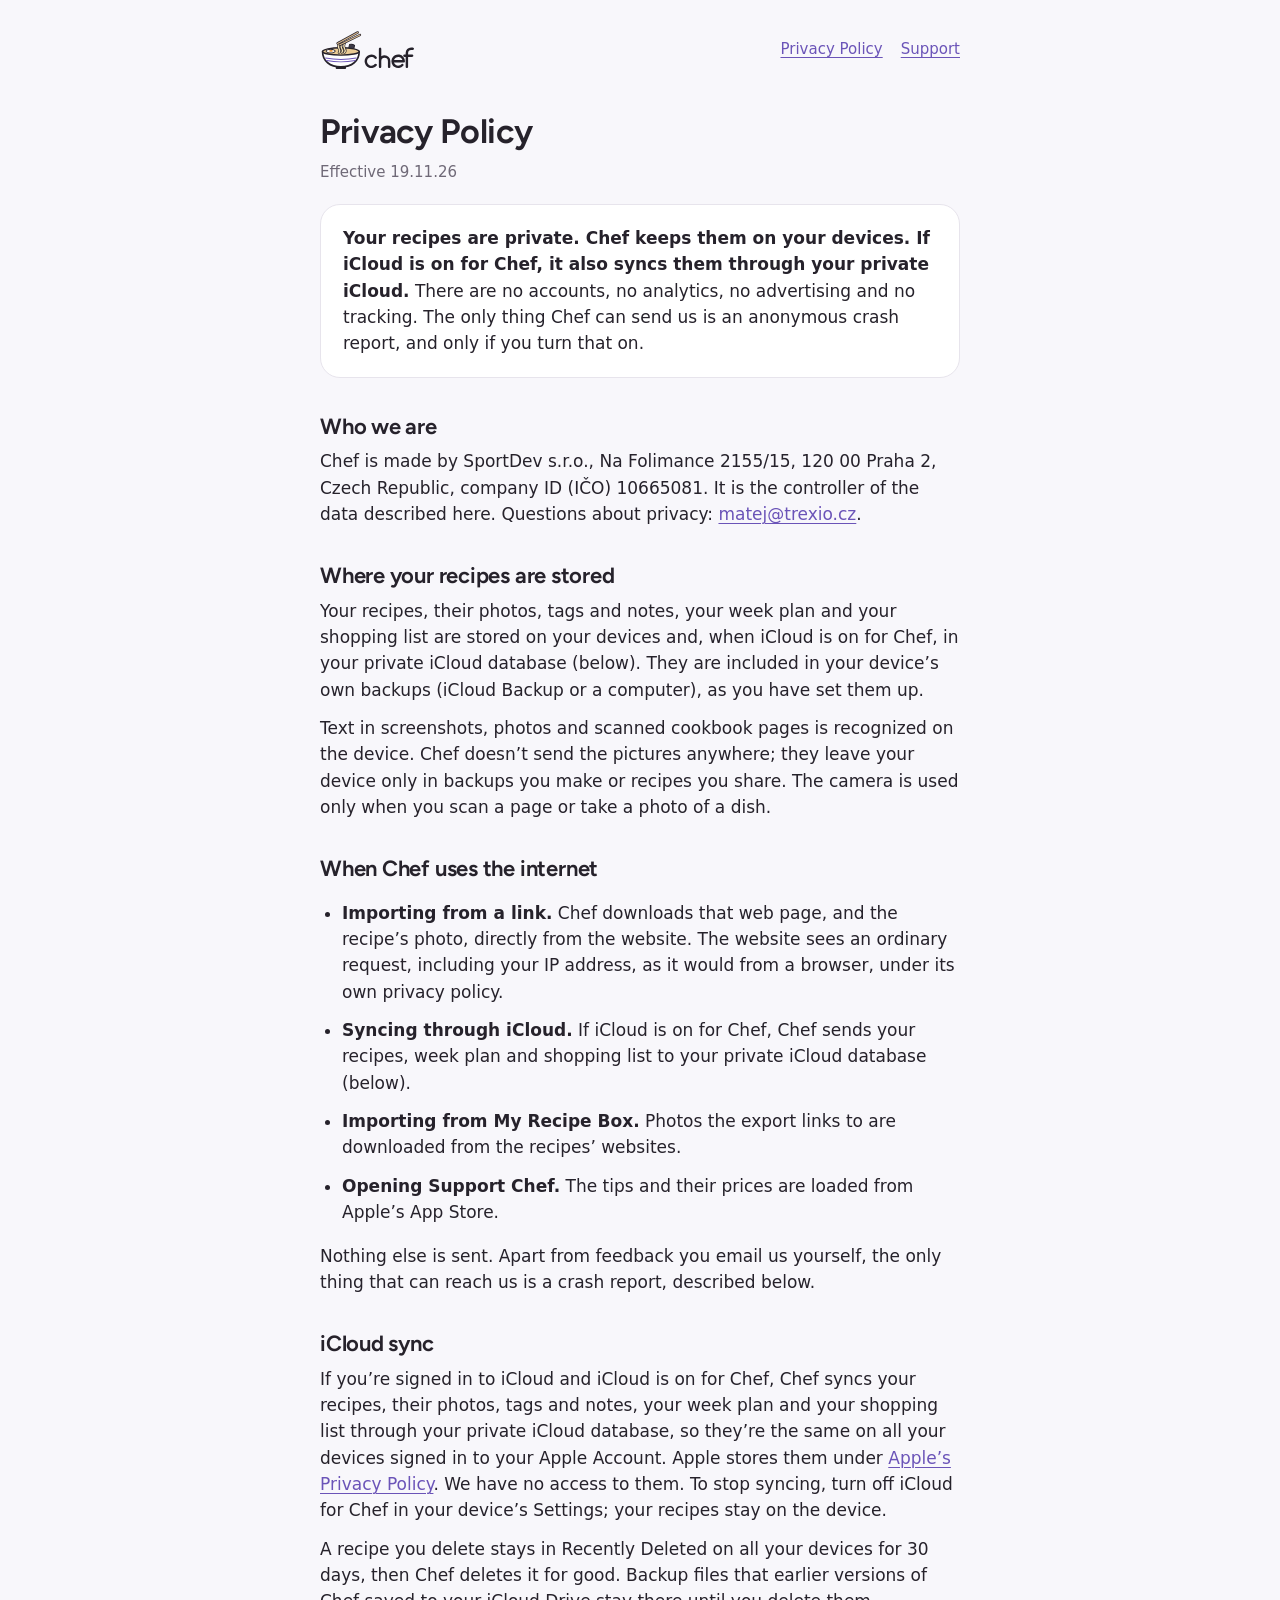
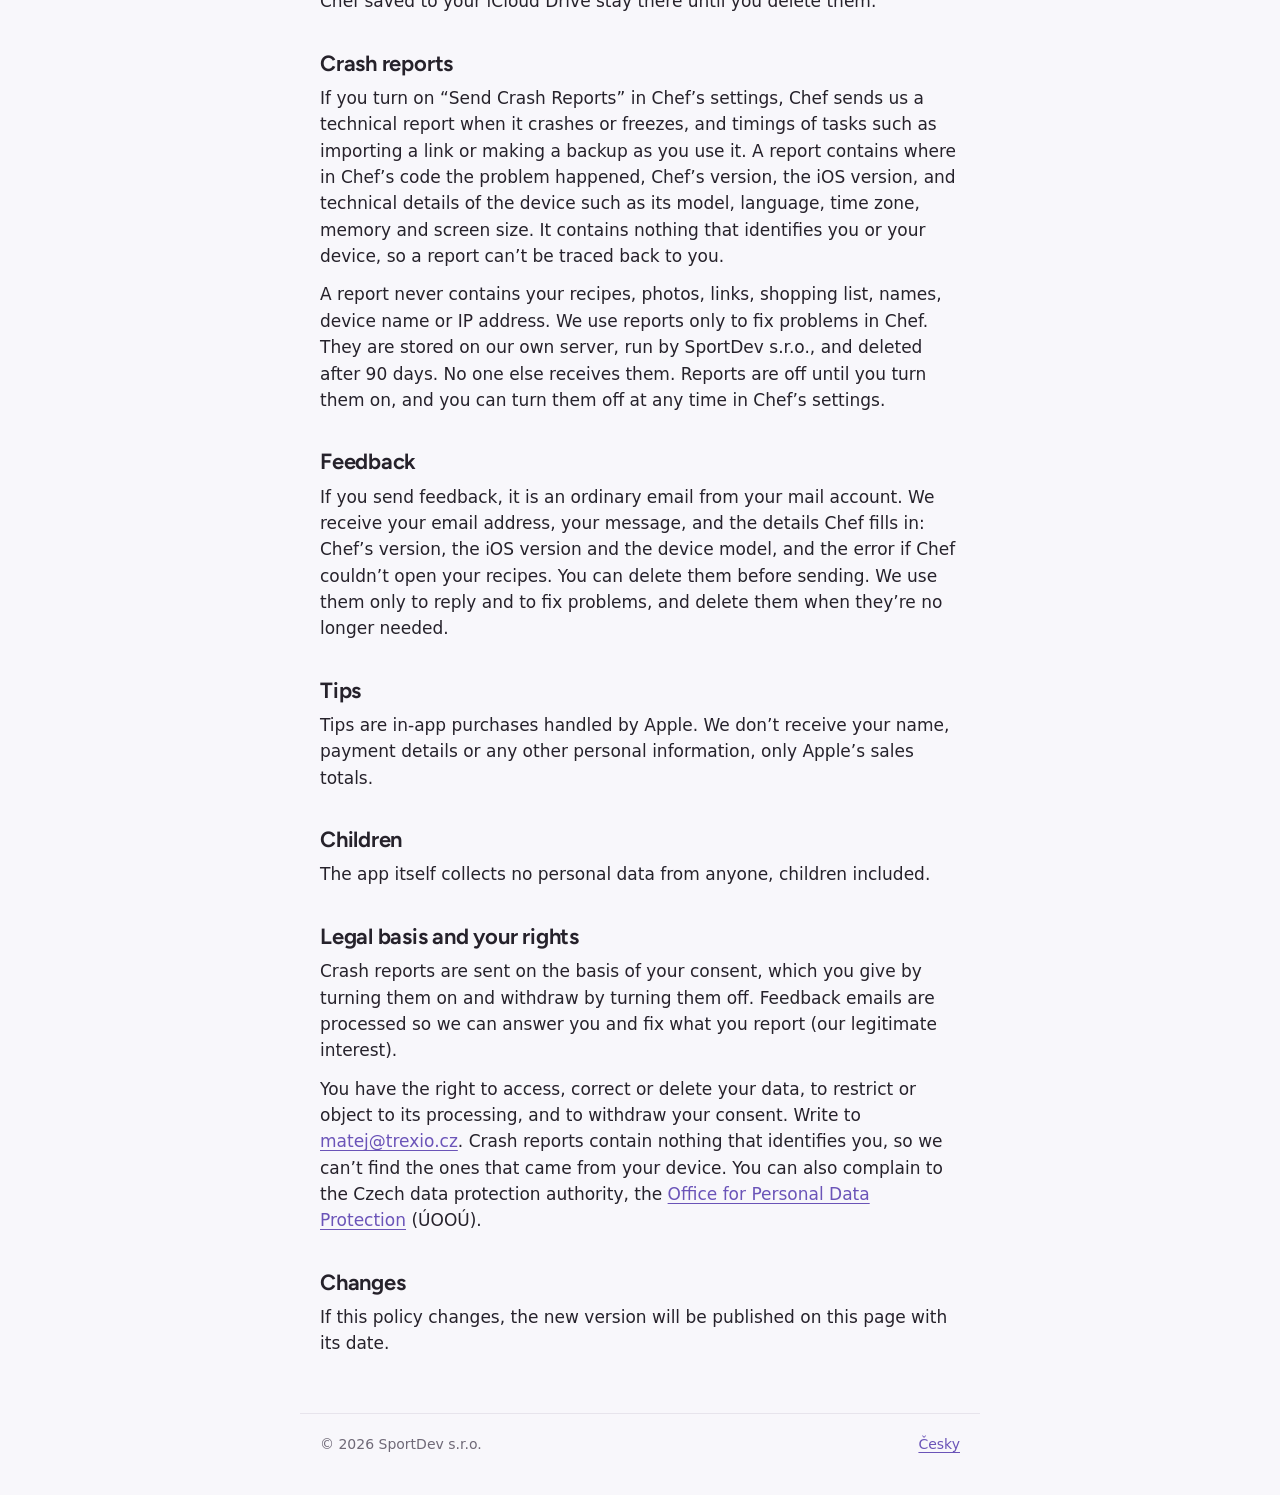
<file: privacy.html>
<!doctype html>
<html lang="en">
<head>
<meta charset="utf-8">
<meta name="viewport" content="width=device-width, initial-scale=1">
<title>Privacy Policy · Chef</title>
<meta name="description" content="What Chef stores on your device, the few times it goes online, and the optional crash reports.">
<link rel="icon" href="assets/favicon.png">
<link rel="apple-touch-icon" href="assets/apple-touch-icon.png">
<link rel="alternate" hreflang="cs" href="cs/privacy.html">
<link rel="stylesheet" href="assets/style.css">
</head>
<body>
<header>
  <a class="logo" href="./" aria-label="Chef">
    <img class="only-light" src="assets/chef-lockup-horizontal-on-light.svg" alt="Chef">
    <img class="only-dark" src="assets/chef-lockup-horizontal-on-dark.svg" alt="">
  </a>
  <nav>
    <a href="privacy.html">Privacy Policy</a>
    <a href="support.html">Support</a>
  </nav>
</header>
<main>

<h1>Privacy Policy</h1>
<p class="muted">Effective 19.11.26</p>

<div class="card"><p><strong>Your recipes are private. Chef keeps them on your devices. If iCloud is on for Chef, it also syncs them through your private iCloud.</strong> There are no accounts, no analytics, no advertising and no tracking. The only thing Chef can send us is an anonymous crash report, and only if you turn that on.</p></div>

<h2>Who we are</h2>
<p>Chef is made by SportDev s.r.o., Na Folimance 2155/15, 120 00 Praha 2, Czech Republic, company ID (IČO) 10665081. It is the controller of the data described here. Questions about privacy: <a href="mailto:matej@trexio.cz">matej@trexio.cz</a>.</p>

<h2>Where your recipes are stored</h2>
<p>Your recipes, their photos, tags and notes, your week plan and your shopping list are stored on your devices and, when iCloud is on for Chef, in your private iCloud database (below). They are included in your device’s own backups (iCloud Backup or a computer), as you have set them up.</p>
<p>Text in screenshots, photos and scanned cookbook pages is recognized on the device. Chef doesn’t send the pictures anywhere; they leave your device only in backups you make or recipes you share. The camera is used only when you scan a page or take a photo of a dish.</p>

<h2>When Chef uses the internet</h2>
<ul>
  <li><strong>Importing from a link.</strong> Chef downloads that web page, and the recipe’s photo, directly from the website. The website sees an ordinary request, including your IP address, as it would from a browser, under its own privacy policy.</li>
  <li><strong>Syncing through iCloud.</strong> If iCloud is on for Chef, Chef sends your recipes, week plan and shopping list to your private iCloud database (below).</li>
  <li><strong>Importing from My Recipe Box.</strong> Photos the export links to are downloaded from the recipes’ websites.</li>
  <li><strong>Opening Support Chef.</strong> The tips and their prices are loaded from Apple’s App Store.</li>
</ul>
<p>Nothing else is sent. Apart from feedback you email us yourself, the only thing that can reach us is a crash report, described below.</p>

<h2>iCloud sync</h2>
<p>If you’re signed in to iCloud and iCloud is on for Chef, Chef syncs your recipes, their photos, tags and notes, your week plan and your shopping list through your private iCloud database, so they’re the same on all your devices signed in to your Apple Account. Apple stores them under <a href="https://www.apple.com/legal/privacy/">Apple’s Privacy Policy</a>. We have no access to them. To stop syncing, turn off iCloud for Chef in your device’s Settings; your recipes stay on the device.</p>
<p>A recipe you delete stays in Recently Deleted on all your devices for 30 days, then Chef deletes it for good. Backup files that earlier versions of Chef saved to your iCloud Drive stay there until you delete them.</p>

<h2>Crash reports</h2>
<p>If you turn on “Send Crash Reports” in Chef’s settings, Chef sends us a technical report when it crashes or freezes, and timings of tasks such as importing a link or making a backup as you use it. A report contains where in Chef’s code the problem happened, Chef’s version, the iOS version, and technical details of the device such as its model, language, time zone, memory and screen size. It contains nothing that identifies you or your device, so a report can’t be traced back to you.</p>
<p>A report never contains your recipes, photos, links, shopping list, names, device name or IP address. We use reports only to fix problems in Chef. They are stored on our own server, run by SportDev s.r.o., and deleted after 90 days. No one else receives them. Reports are off until you turn them on, and you can turn them off at any time in Chef’s settings.</p>

<h2>Feedback</h2>
<p>If you send feedback, it is an ordinary email from your mail account. We receive your email address, your message, and the details Chef fills in: Chef’s version, the iOS version and the device model, and the error if Chef couldn’t open your recipes. You can delete them before sending. We use them only to reply and to fix problems, and delete them when they’re no longer needed.</p>

<h2>Tips</h2>
<p>Tips are in-app purchases handled by Apple. We don’t receive your name, payment details or any other personal information, only Apple’s sales totals.</p>

<h2>Children</h2>
<p>The app itself collects no personal data from anyone, children included.</p>

<h2>Legal basis and your rights</h2>
<p>Crash reports are sent on the basis of your consent, which you give by turning them on and withdraw by turning them off. Feedback emails are processed so we can answer you and fix what you report (our legitimate interest).</p>
<p>You have the right to access, correct or delete your data, to restrict or object to its processing, and to withdraw your consent. Write to <a href="mailto:matej@trexio.cz">matej@trexio.cz</a>. Crash reports contain nothing that identifies you, so we can’t find the ones that came from your device. You can also complain to the Czech data protection authority, the <a href="https://uoou.gov.cz/en">Office for Personal Data Protection</a> (ÚOOÚ).</p>

<h2>Changes</h2>
<p>If this policy changes, the new version will be published on this page with its date.</p>

</main>
<footer>
  <span>© 2026 SportDev s.r.o.</span>
  <a href="cs/privacy.html" hreflang="cs" lang="cs">Česky</a>
</footer>
</body>
</html>
</file>
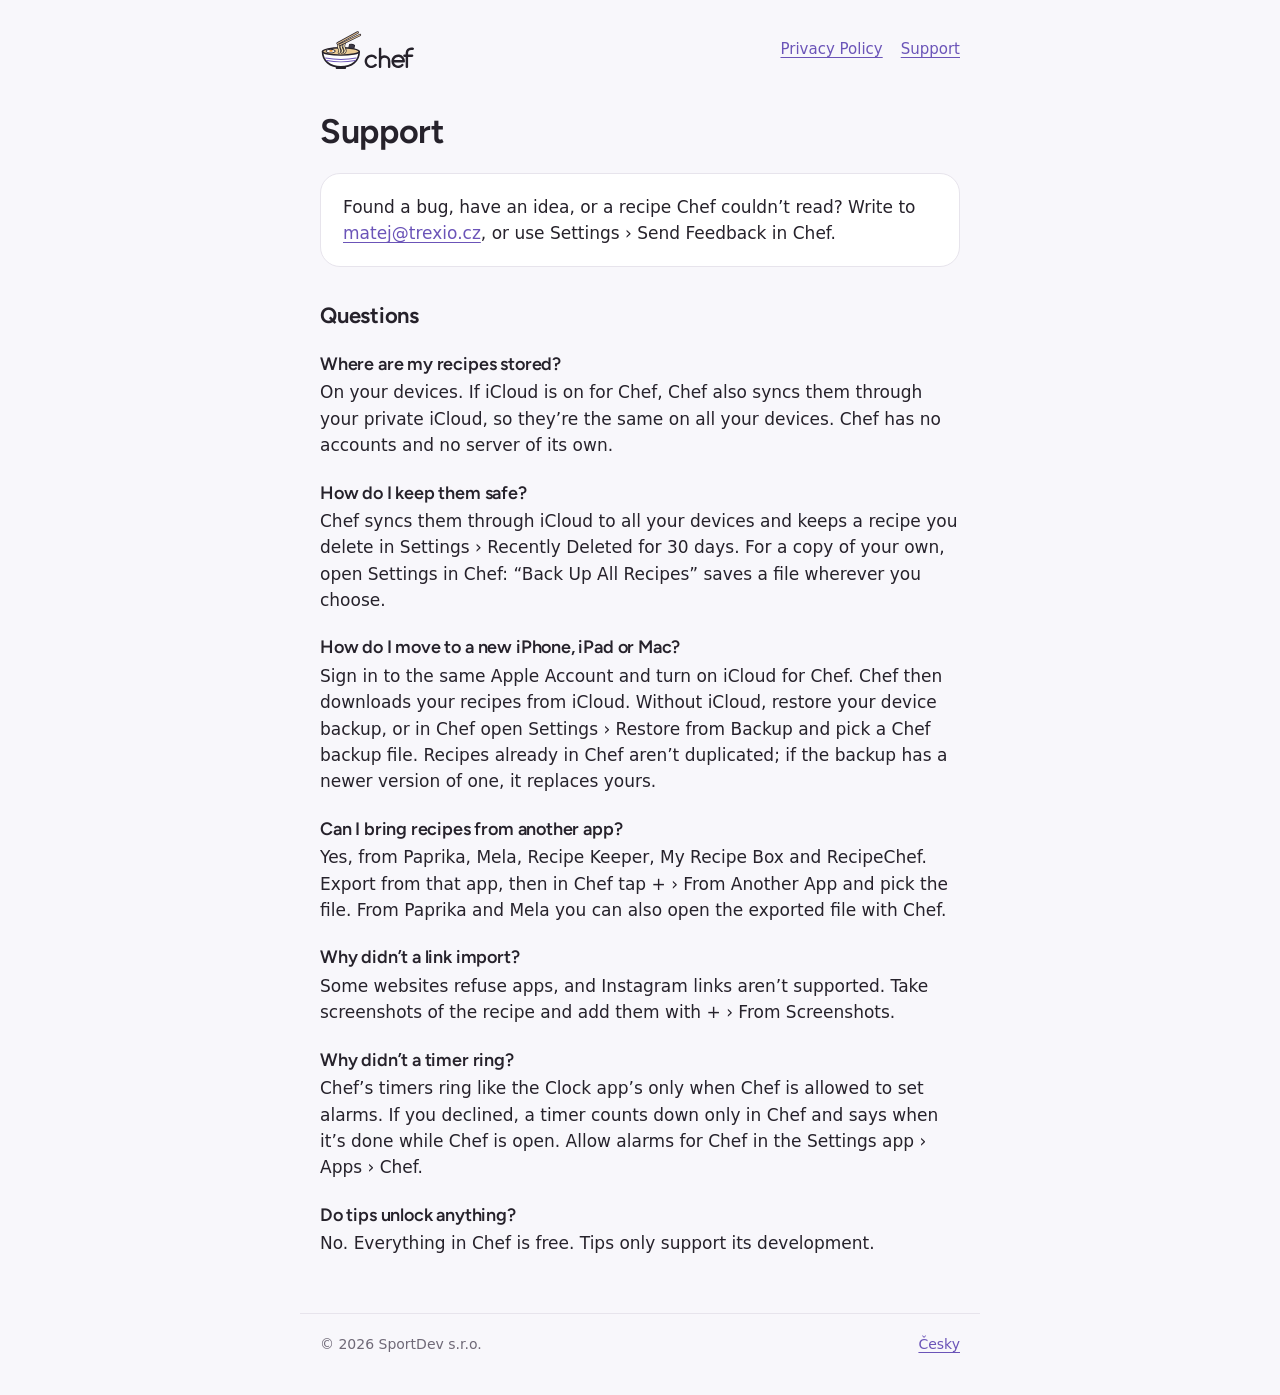
<file: support.html>
<!doctype html>
<html lang="en">
<head>
<meta charset="utf-8">
<meta name="viewport" content="width=device-width, initial-scale=1">
<title>Support · Chef</title>
<meta name="description" content="Help with Chef: backups, importing recipes, and how to reach the developer.">
<link rel="icon" href="assets/favicon.png">
<link rel="apple-touch-icon" href="assets/apple-touch-icon.png">
<link rel="alternate" hreflang="cs" href="cs/support.html">
<link rel="stylesheet" href="assets/style.css">
</head>
<body>
<header>
  <a class="logo" href="./" aria-label="Chef">
    <img class="only-light" src="assets/chef-lockup-horizontal-on-light.svg" alt="Chef">
    <img class="only-dark" src="assets/chef-lockup-horizontal-on-dark.svg" alt="">
  </a>
  <nav>
    <a href="privacy.html">Privacy Policy</a>
    <a href="support.html">Support</a>
  </nav>
</header>
<main>

<h1>Support</h1>
<div class="card"><p>Found a bug, have an idea, or a recipe Chef couldn’t read? Write to <a href="mailto:matej@trexio.cz">matej@trexio.cz</a>, or use Settings › Send Feedback in Chef.</p></div>

<h2>Questions</h2>
<h3>Where are my recipes stored?</h3>
<p>On your devices. If iCloud is on for Chef, Chef also syncs them through your private iCloud, so they’re the same on all your devices. Chef has no accounts and no server of its own.</p>
<h3>How do I keep them safe?</h3>
<p>Chef syncs them through iCloud to all your devices and keeps a recipe you delete in Settings › Recently Deleted for 30 days. For a copy of your own, open Settings in Chef: “Back Up All Recipes” saves a file wherever you choose.</p>
<h3>How do I move to a new iPhone, iPad or Mac?</h3>
<p>Sign in to the same Apple Account and turn on iCloud for Chef. Chef then downloads your recipes from iCloud. Without iCloud, restore your device backup, or in Chef open Settings › Restore from Backup and pick a Chef backup file. Recipes already in Chef aren’t duplicated; if the backup has a newer version of one, it replaces yours.</p>
<h3>Can I bring recipes from another app?</h3>
<p>Yes, from Paprika, Mela, Recipe Keeper, My Recipe Box and RecipeChef. Export from that app, then in Chef tap + › From Another App and pick the file. From Paprika and Mela you can also open the exported file with Chef.</p>
<h3>Why didn’t a link import?</h3>
<p>Some websites refuse apps, and Instagram links aren’t supported. Take screenshots of the recipe and add them with + › From Screenshots.</p>
<h3>Why didn’t a timer ring?</h3>
<p>Chef’s timers ring like the Clock app’s only when Chef is allowed to set alarms. If you declined, a timer counts down only in Chef and says when it’s done while Chef is open. Allow alarms for Chef in the Settings app › Apps › Chef.</p>
<h3>Do tips unlock anything?</h3>
<p>No. Everything in Chef is free. Tips only support its development.</p>

</main>
<footer>
  <span>© 2026 SportDev s.r.o.</span>
  <a href="cs/support.html" hreflang="cs" lang="cs">Česky</a>
</footer>
</body>
</html>
</file>
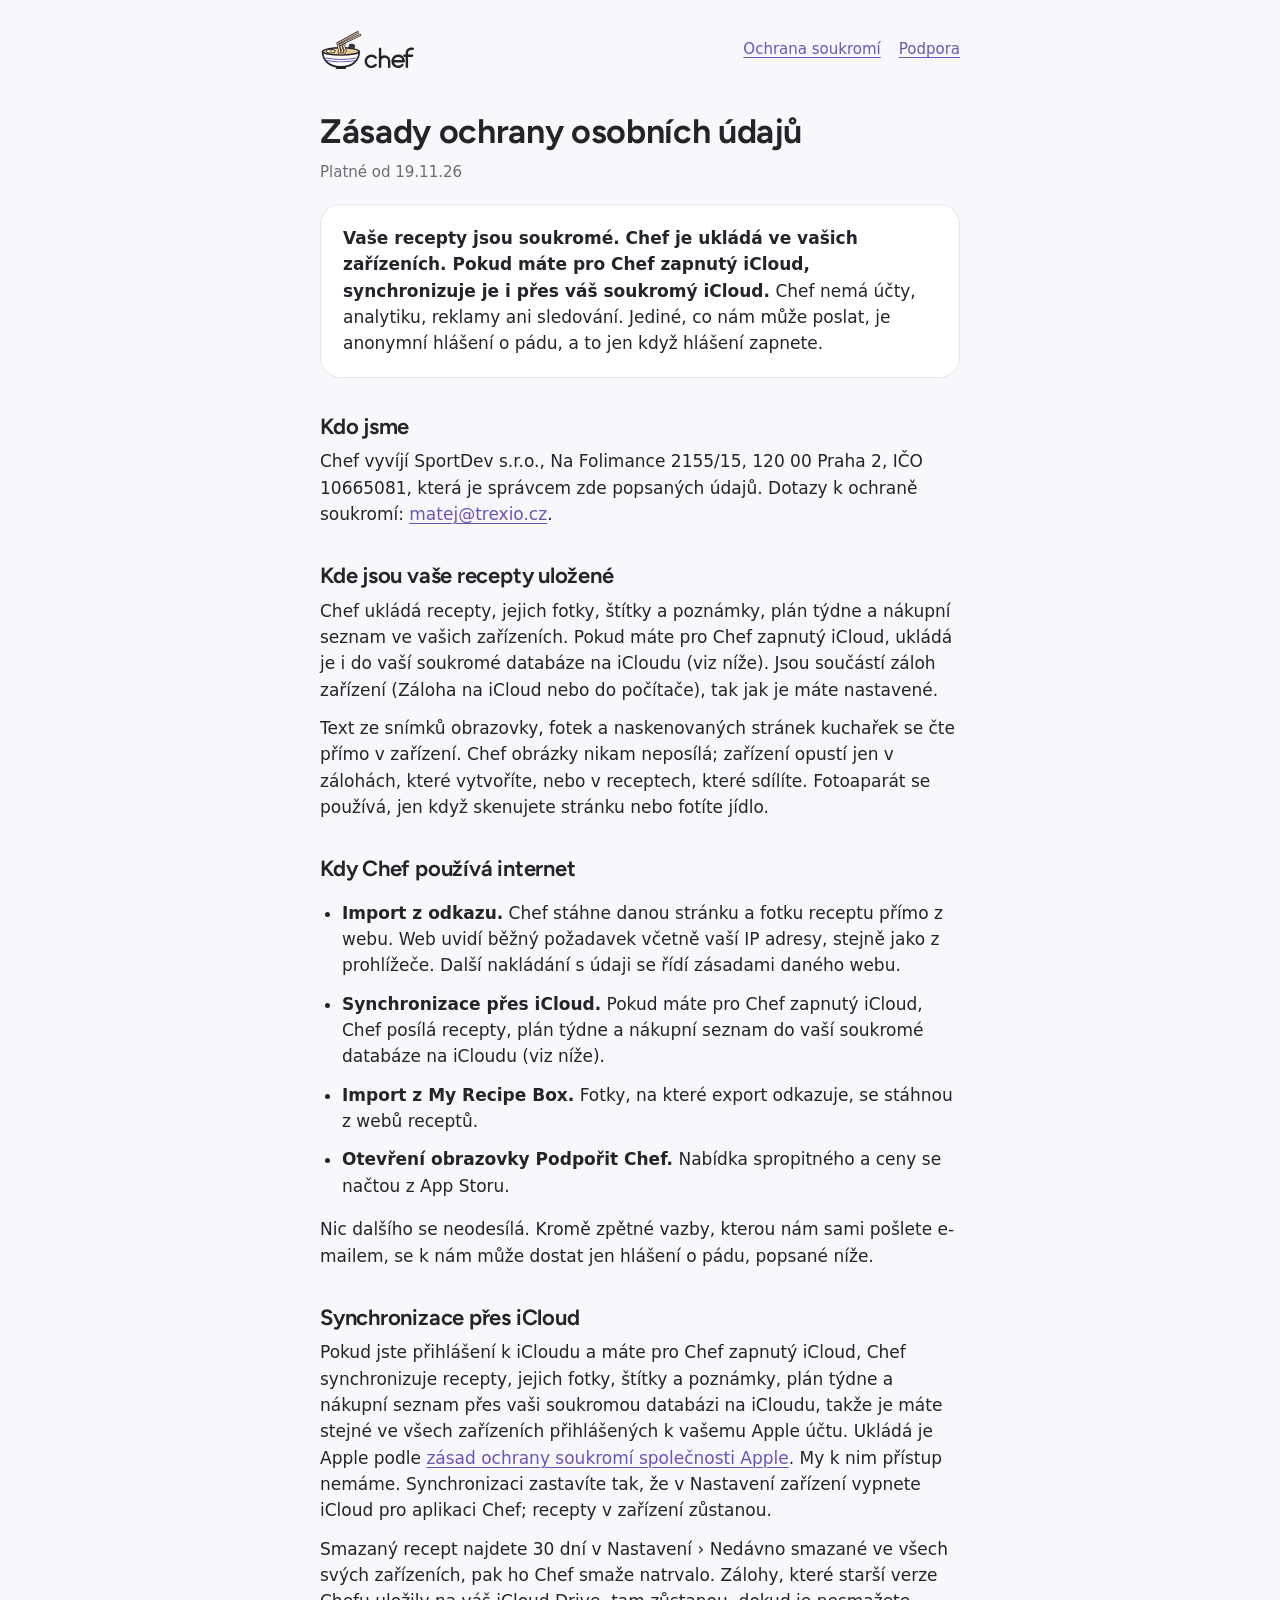
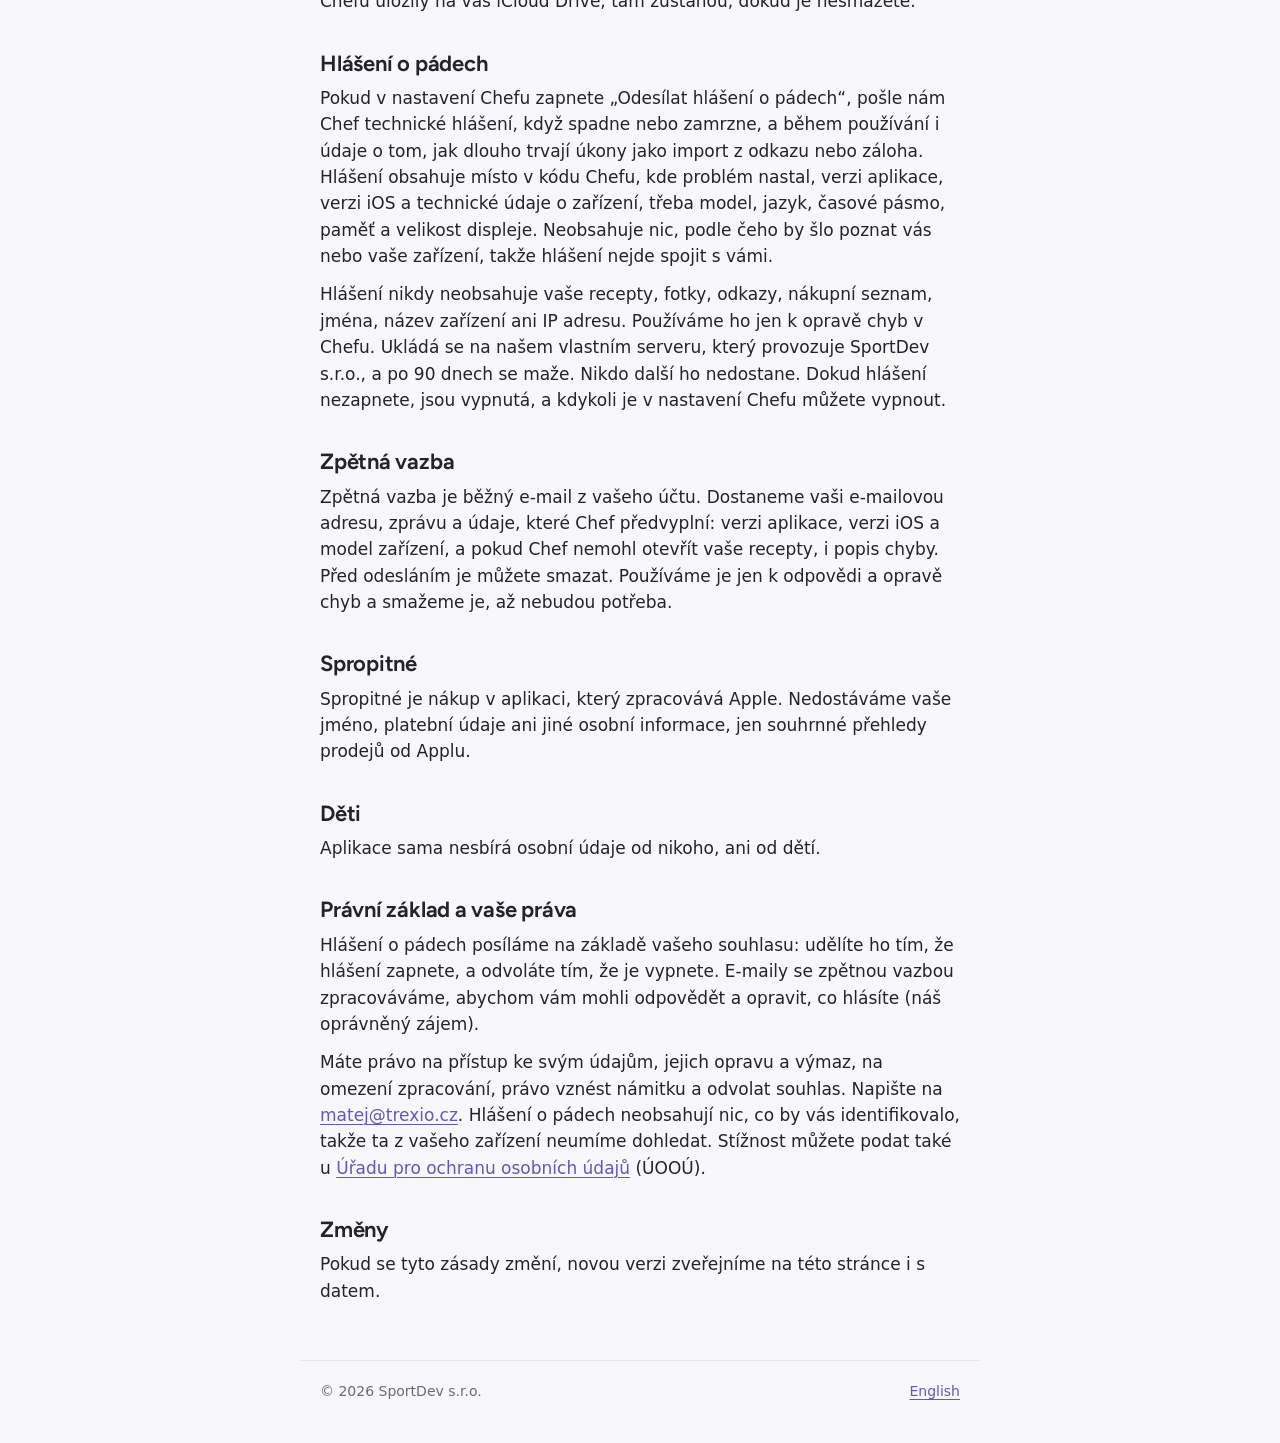
<file: cs/privacy.html>
<!doctype html>
<html lang="cs">
<head>
<meta charset="utf-8">
<meta name="viewport" content="width=device-width, initial-scale=1">
<title>Zásady ochrany osobních údajů · Chef</title>
<meta name="description" content="Co Chef ukládá ve vašem zařízení, kdy se připojuje k internetu a co obsahují dobrovolná hlášení o pádech.">
<link rel="icon" href="../assets/favicon.png">
<link rel="apple-touch-icon" href="../assets/apple-touch-icon.png">
<link rel="alternate" hreflang="en" href="../privacy.html">
<link rel="stylesheet" href="../assets/style.css">
</head>
<body>
<header>
  <a class="logo" href="./" aria-label="Chef">
    <img class="only-light" src="../assets/chef-lockup-horizontal-on-light.svg" alt="Chef">
    <img class="only-dark" src="../assets/chef-lockup-horizontal-on-dark.svg" alt="">
  </a>
  <nav>
    <a href="privacy.html">Ochrana soukromí</a>
    <a href="support.html">Podpora</a>
  </nav>
</header>
<main>

<h1>Zásady ochrany osobních údajů</h1>
<p class="muted">Platné od 19.11.26</p>

<div class="card"><p><strong>Vaše recepty jsou soukromé. Chef je ukládá ve vašich zařízeních. Pokud máte pro Chef zapnutý iCloud, synchronizuje je i přes váš soukromý iCloud.</strong> Chef nemá účty, analytiku, reklamy ani sledování. Jediné, co nám může poslat, je anonymní hlášení o pádu, a to jen když hlášení zapnete.</p></div>

<h2>Kdo jsme</h2>
<p>Chef vyvíjí SportDev s.r.o., Na Folimance 2155/15, 120 00 Praha 2, IČO 10665081, která je správcem zde popsaných údajů. Dotazy k ochraně soukromí: <a href="mailto:matej@trexio.cz">matej@trexio.cz</a>.</p>

<h2>Kde jsou vaše recepty uložené</h2>
<p>Chef ukládá recepty, jejich fotky, štítky a poznámky, plán týdne a nákupní seznam ve vašich zařízeních. Pokud máte pro Chef zapnutý iCloud, ukládá je i do vaší soukromé databáze na iCloudu (viz níže). Jsou součástí záloh zařízení (Záloha na iCloud nebo do počítače), tak jak je máte nastavené.</p>
<p>Text ze snímků obrazovky, fotek a naskenovaných stránek kuchařek se čte přímo v zařízení. Chef obrázky nikam neposílá; zařízení opustí jen v zálohách, které vytvoříte, nebo v receptech, které sdílíte. Fotoaparát se používá, jen když skenujete stránku nebo fotíte jídlo.</p>

<h2>Kdy Chef používá internet</h2>
<ul>
  <li><strong>Import z odkazu.</strong> Chef stáhne danou stránku a fotku receptu přímo z webu. Web uvidí běžný požadavek včetně vaší IP adresy, stejně jako z prohlížeče. Další nakládání s údaji se řídí zásadami daného webu.</li>
  <li><strong>Synchronizace přes iCloud.</strong> Pokud máte pro Chef zapnutý iCloud, Chef posílá recepty, plán týdne a nákupní seznam do vaší soukromé databáze na iCloudu (viz níže).</li>
  <li><strong>Import z My Recipe Box.</strong> Fotky, na které export odkazuje, se stáhnou z webů receptů.</li>
  <li><strong>Otevření obrazovky Podpořit Chef.</strong> Nabídka spropitného a ceny se načtou z App Storu.</li>
</ul>
<p>Nic dalšího se neodesílá. Kromě zpětné vazby, kterou nám sami pošlete e-mailem, se k nám může dostat jen hlášení o pádu, popsané níže.</p>

<h2>Synchronizace přes iCloud</h2>
<p>Pokud jste přihlášení k iCloudu a máte pro Chef zapnutý iCloud, Chef synchronizuje recepty, jejich fotky, štítky a poznámky, plán týdne a nákupní seznam přes vaši soukromou databázi na iCloudu, takže je máte stejné ve všech zařízeních přihlášených k vašemu Apple účtu. Ukládá je Apple podle <a href="https://www.apple.com/cz/legal/privacy/">zásad ochrany soukromí společnosti Apple</a>. My k nim přístup nemáme. Synchronizaci zastavíte tak, že v Nastavení zařízení vypnete iCloud pro aplikaci Chef; recepty v zařízení zůstanou.</p>
<p>Smazaný recept najdete 30 dní v Nastavení › Nedávno smazané ve všech svých zařízeních, pak ho Chef smaže natrvalo. Zálohy, které starší verze Chefu uložily na váš iCloud Drive, tam zůstanou, dokud je nesmažete.</p>

<h2>Hlášení o pádech</h2>
<p>Pokud v nastavení Chefu zapnete „Odesílat hlášení o pádech“, pošle nám Chef technické hlášení, když spadne nebo zamrzne, a během používání i údaje o tom, jak dlouho trvají úkony jako import z odkazu nebo záloha. Hlášení obsahuje místo v kódu Chefu, kde problém nastal, verzi aplikace, verzi iOS a technické údaje o zařízení, třeba model, jazyk, časové pásmo, paměť a velikost displeje. Neobsahuje nic, podle čeho by šlo poznat vás nebo vaše zařízení, takže hlášení nejde spojit s vámi.</p>
<p>Hlášení nikdy neobsahuje vaše recepty, fotky, odkazy, nákupní seznam, jména, název zařízení ani IP adresu. Používáme ho jen k opravě chyb v Chefu. Ukládá se na našem vlastním serveru, který provozuje SportDev s.r.o., a po 90 dnech se maže. Nikdo další ho nedostane. Dokud hlášení nezapnete, jsou vypnutá, a kdykoli je v nastavení Chefu můžete vypnout.</p>

<h2>Zpětná vazba</h2>
<p>Zpětná vazba je běžný e-mail z vašeho účtu. Dostaneme vaši e-mailovou adresu, zprávu a údaje, které Chef předvyplní: verzi aplikace, verzi iOS a model zařízení, a pokud Chef nemohl otevřít vaše recepty, i popis chyby. Před odesláním je můžete smazat. Používáme je jen k odpovědi a opravě chyb a smažeme je, až nebudou potřeba.</p>

<h2>Spropitné</h2>
<p>Spropitné je nákup v aplikaci, který zpracovává Apple. Nedostáváme vaše jméno, platební údaje ani jiné osobní informace, jen souhrnné přehledy prodejů od Applu.</p>

<h2>Děti</h2>
<p>Aplikace sama nesbírá osobní údaje od nikoho, ani od dětí.</p>

<h2>Právní základ a vaše práva</h2>
<p>Hlášení o pádech posíláme na základě vašeho souhlasu: udělíte ho tím, že hlášení zapnete, a odvoláte tím, že je vypnete. E-maily se zpětnou vazbou zpracováváme, abychom vám mohli odpovědět a opravit, co hlásíte (náš oprávněný zájem).</p>
<p>Máte právo na přístup ke svým údajům, jejich opravu a výmaz, na omezení zpracování, právo vznést námitku a odvolat souhlas. Napište na <a href="mailto:matej@trexio.cz">matej@trexio.cz</a>. Hlášení o pádech neobsahují nic, co by vás identifikovalo, takže ta z vašeho zařízení neumíme dohledat. Stížnost můžete podat také u <a href="https://uoou.gov.cz">Úřadu pro ochranu osobních údajů</a> (ÚOOÚ).</p>

<h2>Změny</h2>
<p>Pokud se tyto zásady změní, novou verzi zveřejníme na této stránce i s datem.</p>

</main>
<footer>
  <span>© 2026 SportDev s.r.o.</span>
  <a href="../privacy.html" hreflang="en" lang="en">English</a>
</footer>
</body>
</html>
</file>
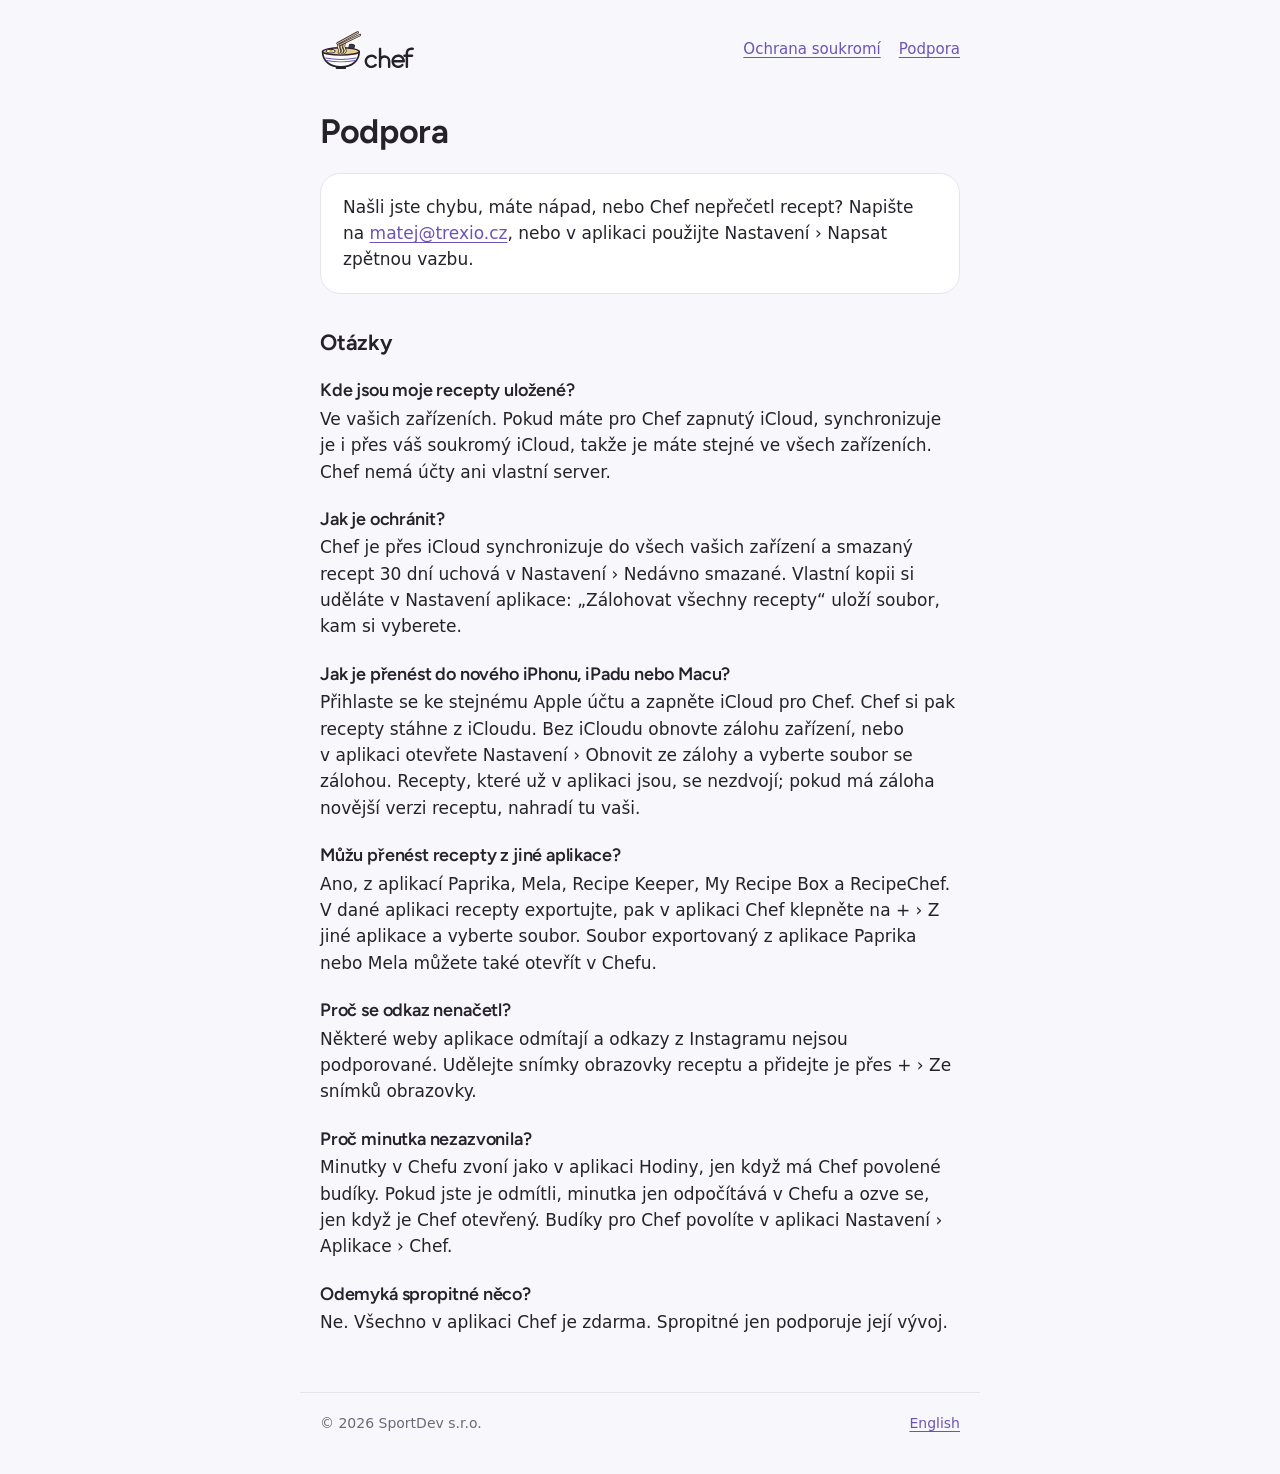
<file: cs/support.html>
<!doctype html>
<html lang="cs">
<head>
<meta charset="utf-8">
<meta name="viewport" content="width=device-width, initial-scale=1">
<title>Podpora · Chef</title>
<meta name="description" content="Pomoc s aplikací Chef: zálohy, import receptů a kontakt na vývojáře.">
<link rel="icon" href="../assets/favicon.png">
<link rel="apple-touch-icon" href="../assets/apple-touch-icon.png">
<link rel="alternate" hreflang="en" href="../support.html">
<link rel="stylesheet" href="../assets/style.css">
</head>
<body>
<header>
  <a class="logo" href="./" aria-label="Chef">
    <img class="only-light" src="../assets/chef-lockup-horizontal-on-light.svg" alt="Chef">
    <img class="only-dark" src="../assets/chef-lockup-horizontal-on-dark.svg" alt="">
  </a>
  <nav>
    <a href="privacy.html">Ochrana soukromí</a>
    <a href="support.html">Podpora</a>
  </nav>
</header>
<main>

<h1>Podpora</h1>
<div class="card"><p>Našli jste chybu, máte nápad, nebo Chef nepřečetl recept? Napište na <a href="mailto:matej@trexio.cz">matej@trexio.cz</a>, nebo v aplikaci použijte Nastavení › Napsat zpětnou vazbu.</p></div>

<h2>Otázky</h2>
<h3>Kde jsou moje recepty uložené?</h3>
<p>Ve vašich zařízeních. Pokud máte pro Chef zapnutý iCloud, synchronizuje je i přes váš soukromý iCloud, takže je máte stejné ve všech zařízeních. Chef nemá účty ani vlastní server.</p>
<h3>Jak je ochránit?</h3>
<p>Chef je přes iCloud synchronizuje do všech vašich zařízení a smazaný recept 30 dní uchová v Nastavení › Nedávno smazané. Vlastní kopii si uděláte v Nastavení aplikace: „Zálohovat všechny recepty“ uloží soubor, kam si vyberete.</p>
<h3>Jak je přenést do nového iPhonu, iPadu nebo Macu?</h3>
<p>Přihlaste se ke stejnému Apple účtu a zapněte iCloud pro Chef. Chef si pak recepty stáhne z iCloudu. Bez iCloudu obnovte zálohu zařízení, nebo v aplikaci otevřete Nastavení › Obnovit ze zálohy a vyberte soubor se zálohou. Recepty, které už v aplikaci jsou, se nezdvojí; pokud má záloha novější verzi receptu, nahradí tu vaši.</p>
<h3>Můžu přenést recepty z jiné aplikace?</h3>
<p>Ano, z aplikací Paprika, Mela, Recipe Keeper, My Recipe Box a RecipeChef. V dané aplikaci recepty exportujte, pak v aplikaci Chef klepněte na + › Z jiné aplikace a vyberte soubor. Soubor exportovaný z aplikace Paprika nebo Mela můžete také otevřít v Chefu.</p>
<h3>Proč se odkaz nenačetl?</h3>
<p>Některé weby aplikace odmítají a odkazy z Instagramu nejsou podporované. Udělejte snímky obrazovky receptu a přidejte je přes + › Ze snímků obrazovky.</p>
<h3>Proč minutka nezazvonila?</h3>
<p>Minutky v Chefu zvoní jako v aplikaci Hodiny, jen když má Chef povolené budíky. Pokud jste je odmítli, minutka jen odpočítává v Chefu a ozve se, jen když je Chef otevřený. Budíky pro Chef povolíte v aplikaci Nastavení › Aplikace › Chef.</p>
<h3>Odemyká spropitné něco?</h3>
<p>Ne. Všechno v aplikaci Chef je zdarma. Spropitné jen podporuje její vývoj.</p>

</main>
<footer>
  <span>© 2026 SportDev s.r.o.</span>
  <a href="../support.html" hreflang="en" lang="en">English</a>
</footer>
</body>
</html>
</file>
<file: assets/style.css>
/* Chef's website. Colours and type from Chef's brand guide (Design/Brand/README.md in the app). */

/* Figtree for headings, self-hosted: loading it from Google Fonts would send visitors' IP
   addresses to Google. SIL Open Font License, assets/fonts/OFL.txt. */
@font-face {
  font-family: "Figtree";
  src: url("fonts/Figtree.woff2") format("woff2");
  font-weight: 300 900;
  font-display: swap;
}

:root {
  --paper: #F8F7FB;
  --surface: #FFFFFF;
  --hairline: #E7E4EC;
  --ink: #26222B;
  --ink-2: #6F6977;
  --violet: #6B54B8;
  --mist: #E6DFF8;
  color-scheme: light dark;
}

@media (prefers-color-scheme: dark) {
  :root {
    --paper: #1C1A20;
    --surface: #25222A;
    --hairline: #34303A;
    --ink: #F1ECE4;
    --ink-2: #A49EAB;
    --violet: #B3A2EE;
    --mist: #332D45;
  }
}

* { box-sizing: border-box; }

body {
  margin: 0;
  background: var(--paper);
  color: var(--ink);
  font: 17px/1.55 -apple-system, BlinkMacSystemFont, "Segoe UI", system-ui, sans-serif;
  -webkit-text-size-adjust: 100%;
}

main, header, footer {
  max-width: 680px;
  margin: 0 auto;
  padding: 0 20px;
}

header {
  display: flex;
  align-items: center;
  justify-content: space-between;
  gap: 16px;
  padding-top: 28px;
  padding-bottom: 8px;
}

header .logo img { display: block; height: 44px; width: auto; }

nav { display: flex; gap: 18px; font-size: 15px; }

h1, h2, h3 {
  font-family: "Figtree", -apple-system, system-ui, sans-serif;
  line-height: 1.2;
  font-weight: 650;
  letter-spacing: -0.01em;
}

h3 { font-weight: 600; }

h1 { font-size: 34px; margin: 32px 0 8px; }
h2 { font-size: 22px; margin: 36px 0 8px; }
h3 { font-size: 18px; margin: 24px 0 4px; }

p, li { margin: 0 0 12px; }
ul { padding-left: 22px; }

a { color: var(--violet); text-decoration-thickness: 1px; text-underline-offset: 3px; }
a:hover { text-decoration-thickness: 2px; }

.lead { font-size: 20px; color: var(--ink-2); margin-bottom: 24px; }
.muted { color: var(--ink-2); font-size: 15px; }

.card {
  background: var(--surface);
  border: 1px solid var(--hairline);
  border-radius: 20px;
  padding: 20px 22px;
  margin: 20px 0;
}

.card p:last-child { margin-bottom: 0; }

.hero { text-align: center; padding: 24px 0 8px; }
.hero img { width: 128px; height: 128px; border-radius: 28px; }

.links { display: grid; gap: 12px; margin: 28px 0; padding: 0; list-style: none; }
.links a {
  display: block;
  font-family: "Figtree", -apple-system, system-ui, sans-serif;
  background: var(--surface);
  border: 1px solid var(--hairline);
  border-radius: 16px;
  padding: 14px 18px;
  text-decoration: none;
  font-weight: 600;
  letter-spacing: -0.01em;
}
.links a:hover { background: var(--mist); }

footer {
  margin-top: 56px;
  padding-top: 20px;
  padding-bottom: 40px;
  border-top: 1px solid var(--hairline);
  color: var(--ink-2);
  font-size: 14px;
  display: flex;
  justify-content: space-between;
  flex-wrap: wrap;
  gap: 8px;
}

header .logo img.only-dark, .store img.only-dark { display: none; }
@media (prefers-color-scheme: dark) {
  header .logo img.only-light, .store img.only-light { display: none; }
  header .logo img.only-dark { display: block; }
  .store img.only-dark { display: inline-block; }
}

.store { margin-bottom: 24px; }
.store img { height: 54px; width: auto; }
</file>
